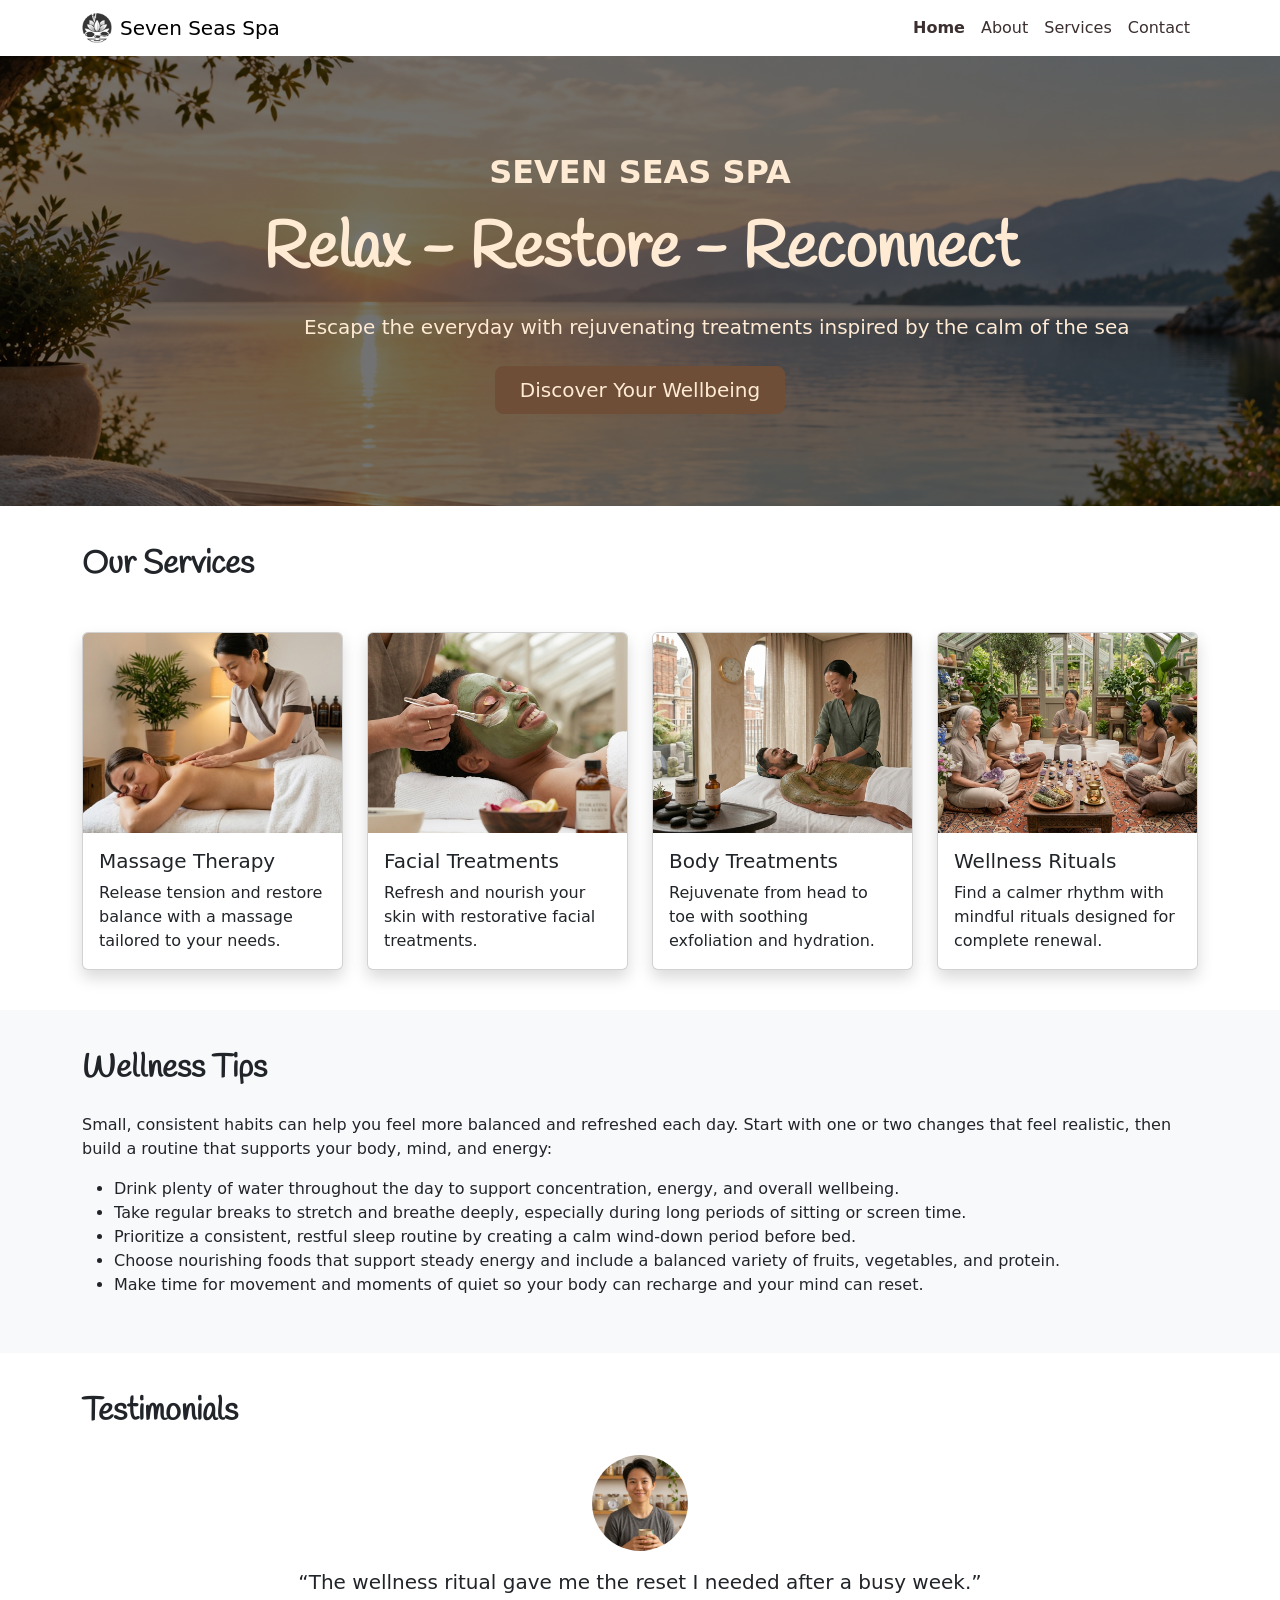
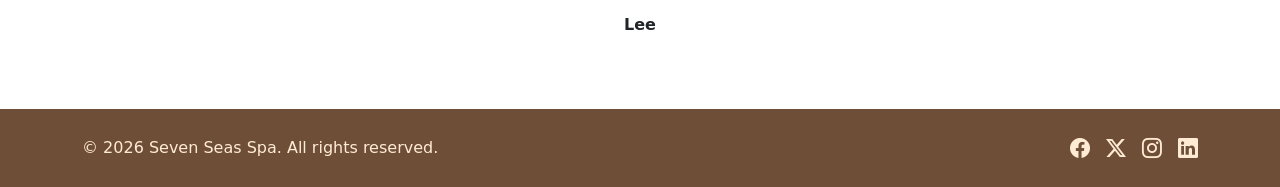
<file: index.html>
<!doctype html>
<html lang="en">

<head>
    <meta charset="UTF-8">
    <meta name="viewport" content="width=device-width, initial-scale=1.0">
    <link rel="preconnect" href="https://fonts.googleapis.com">
    <link rel="preconnect" href="https://fonts.gstatic.com" crossorigin>
    <link href="https://fonts.googleapis.com/css2?family=Handlee&display=swap" rel="stylesheet">
    <link href="https://cdn.jsdelivr.net/npm/bootstrap@5.3.8/dist/css/bootstrap.min.css" rel="stylesheet"
        integrity="sha384-sRIl4kxILFvY47J16cr9ZwB07vP4J8+LH7qKQnuqkuIAvNWLzeN8tE5YBujZqJLB" crossorigin="anonymous">
    <link rel="stylesheet" href="https://cdn.jsdelivr.net/npm/bootstrap-icons@1.13.1/font/bootstrap-icons.min.css">
    <link rel="stylesheet" href="assets/css/styles.css">
    <title>Seven Seas Spa</title>
</head>

<body>
    <nav class="navbar navbar-expand-lg sticky-top bg-white" aria-label="Main navigation">
        <div class="container">
            <a class="navbar-brand d-flex align-items-center gap-2" href="index.html">
                <img src="assets/images/logo.png" alt="Seven Seas Spa logo" width="30" height="30">
                <span>Seven Seas Spa</span>
            </a>
            <button class="navbar-toggler" type="button" data-bs-toggle="collapse" data-bs-target="#mainNavigation"
                aria-controls="mainNavigation" aria-expanded="false" aria-label="Toggle navigation">
                <span class="navbar-toggler-icon"></span>
            </button>
            <div class="collapse navbar-collapse" id="mainNavigation">
                <ul class="navbar-nav ms-auto mb-2 mb-lg-0">
                    <li class="nav-item">
                        <a class="nav-link active fw-bold" aria-current="page" href="index.html">Home</a>
                    </li>
                    <li class="nav-item">
                        <a class="nav-link" href="about.html">About</a>
                    </li>
                    <li class="nav-item">
                        <a class="nav-link" href="services.html">Services</a>
                    </li>
                    <li class="nav-item">
                        <a class="nav-link" href="contact.html">Contact</a>
                    </li>
                </ul>
            </div>
        </div>
    </nav>

    <main>
        <section class="hero-section d-flex align-items-center justify-content-center text-center px-3"
            aria-labelledby="hero-title">
            <div class="container">
                <p class="text-uppercase fw-semibold fs-2 mb-3">Seven Seas Spa</p>
                <h1 id="hero-title" class="display-3 fw-bold mb-4">Relax - Restore - Reconnect</h1>
                <p class="lead mx-auto mb-4" style="max-width: 42rem;">
                    Escape the everyday with rejuvenating treatments inspired by the calm of the sea
                </p>
                <a class="btn btn-light btn-lg px-4" href="contact.html">Discover Your Wellbeing</a>
            </div>
        </section>

        <section class="py-3" aria-labelledby="services-title">
            <div class="container py-4">
                <h2 id="services-title" class="mb-5">Our Services</h2>
                <div class="row g-4">
                    <div class="col-12 col-md-6 col-lg-3">
                        <article class="card service-card shadow h-100">
                            <img src="assets/images/massage.jpg" class="card-img-top" alt="Massage therapy treatment">
                            <div class="card-body">
                                <h3 class="card-title h5">Massage Therapy</h3>
                                <p class="card-text">Release tension and restore balance with a massage tailored to your
                                    needs.</p>
                            </div>
                        </article>
                    </div>
                    <div class="col-12 col-md-6 col-lg-3">
                        <article class="card service-card shadow h-100">
                            <img src="assets/images/facial.jpg" class="card-img-top" alt="Facial treatment">
                            <div class="card-body">
                                <h3 class="card-title h5">Facial Treatments</h3>
                                <p class="card-text">Refresh and nourish your skin with restorative facial treatments.
                                </p>
                            </div>
                        </article>
                    </div>
                    <div class="col-12 col-md-6 col-lg-3">
                        <article class="card service-card shadow h-100">
                            <img src="assets/images/body.jpg" class="card-img-top" alt="Body treatment">
                            <div class="card-body">
                                <h3 class="card-title h5">Body Treatments</h3>
                                <p class="card-text">Rejuvenate from head to toe with soothing exfoliation and
                                    hydration.</p>
                            </div>
                        </article>
                    </div>
                    <div class="col-12 col-md-6 col-lg-3">
                        <article class="card service-card shadow h-100">
                            <img src="assets/images/wellness.jpg" class="card-img-top" alt="Peaceful wellness ritual">
                            <div class="card-body">
                                <h3 class="card-title h5">Wellness Rituals</h3>
                                <p class="card-text">Find a calmer rhythm with mindful rituals designed for complete
                                    renewal.</p>
                            </div>
                        </article>
                    </div>
                </div>
            </div>
        </section>

        <section class="py-3 bg-light" aria-labelledby="wellness-tips-title">
            <div class="container py-4">
                <h2 id="wellness-tips-title" class="mb-4">Wellness Tips</h2>
                <p class="mb-3">
                    Small, consistent habits can help you feel more balanced and refreshed each day. Start with one or
                    two changes that feel realistic, then build a routine that supports your body, mind, and energy:
                </p>
                <ul>
                    <li>Drink plenty of water throughout the day to support concentration, energy, and overall wellbeing.</li>
                    <li>Take regular breaks to stretch and breathe deeply, especially during long periods of sitting or screen time.</li>
                    <li>Prioritize a consistent, restful sleep routine by creating a calm wind-down period before bed.</li>
                    <li>Choose nourishing foods that support steady energy and include a balanced variety of fruits, vegetables, and protein.</li>
                    <li>Make time for movement and moments of quiet so your body can recharge and your mind can reset.</li>
                </ul>
            </div>
        </section>

        <section class="py-3" aria-labelledby="testimonials-title">
            <div class="container py-4">
                <h2 id="testimonials-title" class="mb-4">Testimonials</h2>
                <div id="testimonialsCarousel" class="carousel slide" data-bs-ride="carousel">
                    <div class="carousel-indicators">
                        <button type="button" data-bs-target="#testimonialsCarousel" data-bs-slide-to="0" class="active"
                            aria-current="true" aria-label="Testimonial 1"></button>
                        <button type="button" data-bs-target="#testimonialsCarousel" data-bs-slide-to="1"
                            aria-label="Testimonial 2"></button>
                        <button type="button" data-bs-target="#testimonialsCarousel" data-bs-slide-to="2"
                            aria-label="Testimonial 3"></button>
                    </div>
                    <div class="carousel-inner">
                        <div class="carousel-item active">
                            <img src="assets/images/lee.jpg" class="testimonial-image d-block mx-auto rounded-circle"
                                alt="Lee, spa guest">
                            <div class="text-center mt-3">
                                <blockquote class="blockquote">
                                    <p>“The wellness ritual gave me the reset I needed after a busy week.”</p>
                                </blockquote>
                                <p class="fw-semibold mb-0">Lee</p>
                            </div>
                        </div>
                        <div class="carousel-item">
                            <img src="assets/images/maria.jpg" class="testimonial-image d-block mx-auto rounded-circle"
                                alt="Maria, spa guest">
                            <div class="text-center mt-3">
                                <blockquote class="blockquote">
                                    <p>“My facial treatment left my skin glowing and my whole day feeling brighter.”</p>
                                </blockquote>
                                <p class="fw-semibold mb-0">Maria</p>
                            </div>
                        </div>
                        <div class="carousel-item">
                            <img src="assets/images/rahul.jpg" class="testimonial-image d-block mx-auto rounded-circle"
                                alt="Rahul, spa guest">
                            <div class="text-center mt-3">
                                <blockquote class="blockquote">
                                    <p>“The body treatment and massage left me feeling completely refreshed and deeply relaxed.”</p>
                                </blockquote>
                                <p class="fw-semibold mb-0">Rahul</p>
                            </div>
                        </div>
                    </div>
                    <button class="carousel-control-prev" type="button" data-bs-target="#testimonialsCarousel"
                        data-bs-slide="prev">
                        <span class="carousel-control-prev-icon" aria-hidden="true"></span>
                        <span class="visually-hidden">Previous testimonial</span>
                    </button>
                    <button class="carousel-control-next" type="button" data-bs-target="#testimonialsCarousel"
                        data-bs-slide="next">
                        <span class="carousel-control-next-icon" aria-hidden="true"></span>
                        <span class="visually-hidden">Next testimonial</span>
                    </button>
                </div>
            </div>
        </section>
    </main>

    <footer class="site-footer py-4">
        <div class="container d-flex flex-column flex-sm-row align-items-sm-center justify-content-between gap-3">
            <p class="mb-0">&copy; 2026 Seven Seas Spa. All rights reserved.</p>
            <div class="d-flex gap-3">
                <a class="text-reset fs-5" href="https://www.facebook.com" target="_blank" rel="noopener noreferrer"
                    aria-label="Facebook">
                    <i class="bi bi-facebook" aria-hidden="true"></i>
                </a>
                <a class="text-reset fs-5" href="https://x.com" target="_blank" rel="noopener noreferrer" aria-label="X">
                    <i class="bi bi-twitter-x" aria-hidden="true"></i>
                </a>
                <a class="text-reset fs-5" href="https://www.instagram.com" target="_blank" rel="noopener noreferrer"
                    aria-label="Instagram">
                    <i class="bi bi-instagram" aria-hidden="true"></i>
                </a>
                <a class="text-reset fs-5" href="https://www.linkedin.com" target="_blank" rel="noopener noreferrer"
                    aria-label="LinkedIn">
                    <i class="bi bi-linkedin" aria-hidden="true"></i>
                </a>
            </div>
        </div>
    </footer>

    <script src="https://cdn.jsdelivr.net/npm/bootstrap@5.3.8/dist/js/bootstrap.bundle.min.js"
        integrity="sha384-FKyoEForCGlyvwx9Hj09JcYn3nv7wiPVlz7YYwJrWVcXK/BmnVDxM+D2scQbITxI"
        crossorigin="anonymous"></script>
</body>

</html>
</file>
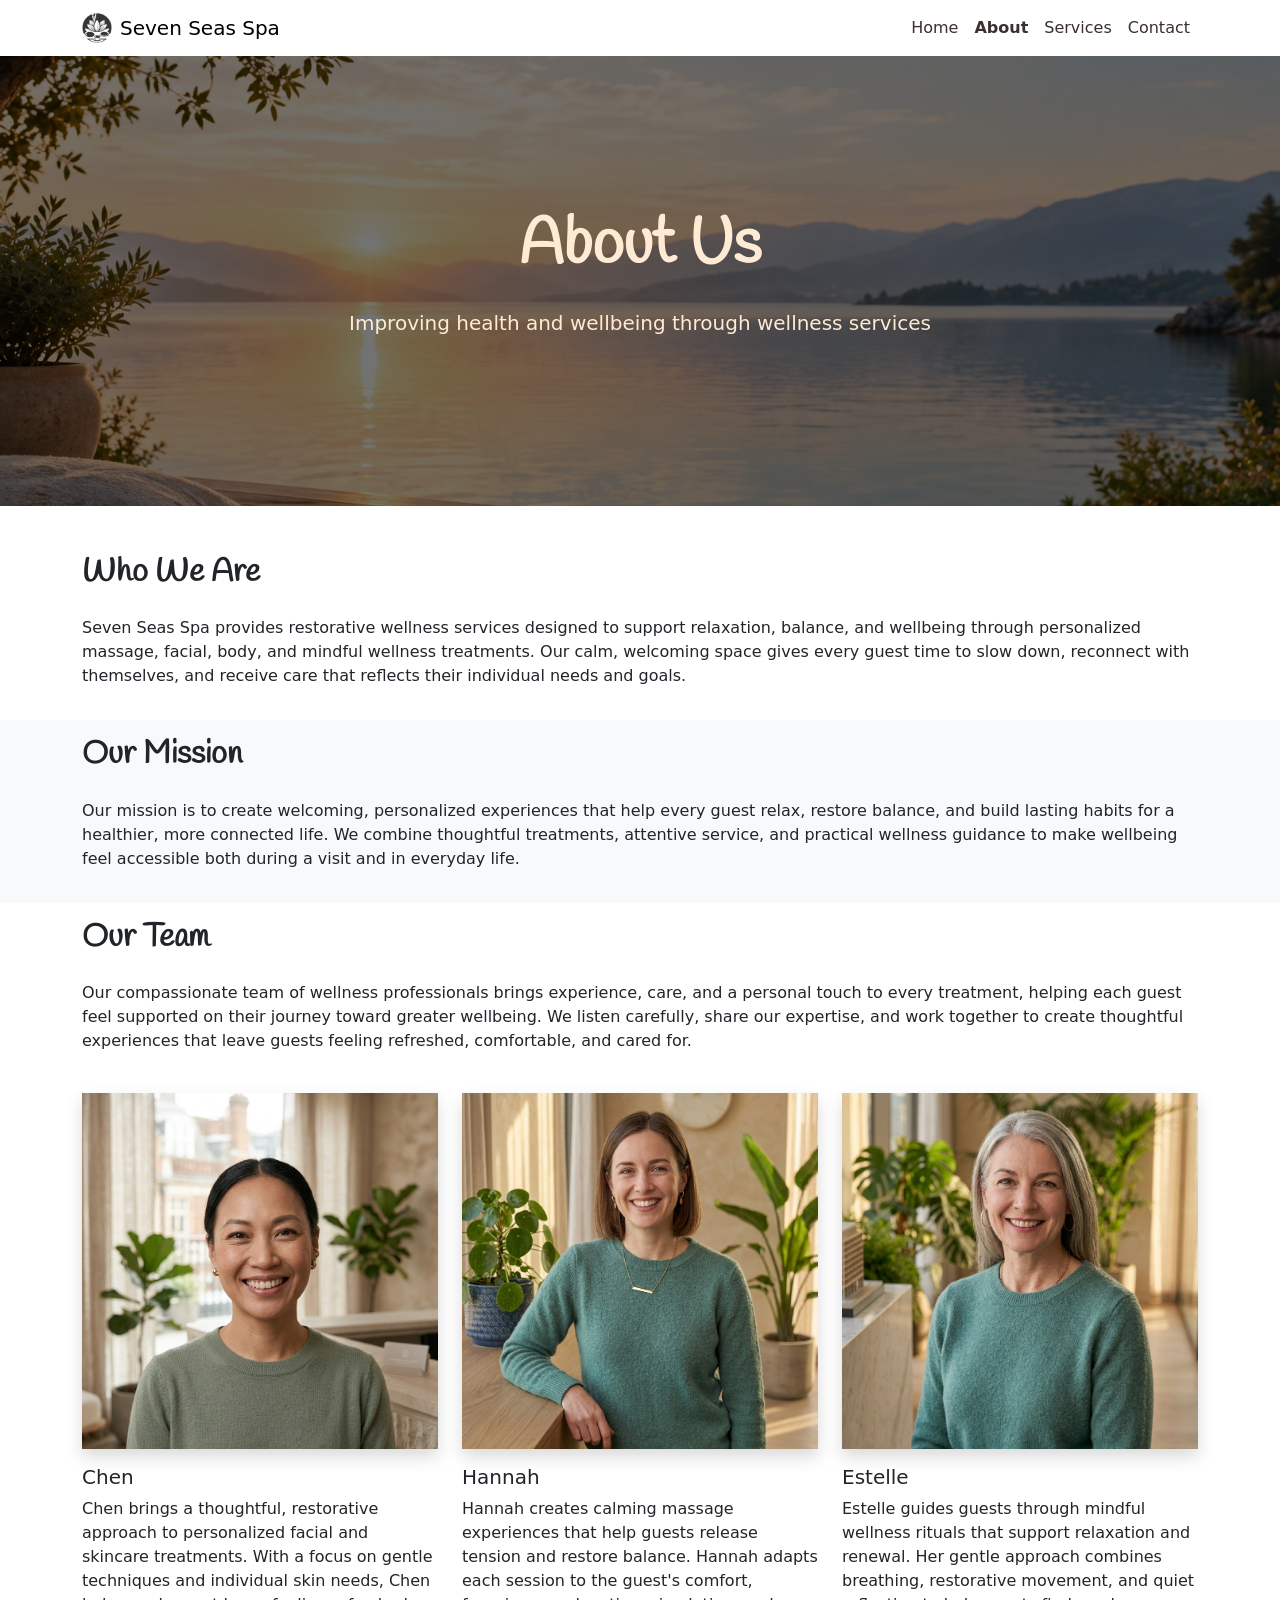
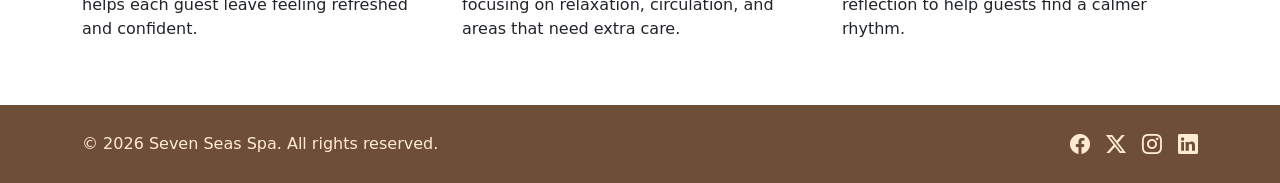
<file: about.html>
<!doctype html>
<html lang="en">

<head>
    <meta charset="UTF-8">
    <meta name="viewport" content="width=device-width, initial-scale=1.0">
    <link rel="preconnect" href="https://fonts.googleapis.com">
    <link rel="preconnect" href="https://fonts.gstatic.com" crossorigin>
    <link href="https://fonts.googleapis.com/css2?family=Handlee&display=swap" rel="stylesheet">
    <link href="https://cdn.jsdelivr.net/npm/bootstrap@5.3.8/dist/css/bootstrap.min.css" rel="stylesheet"
        integrity="sha384-sRIl4kxILFvY47J16cr9ZwB07vP4J8+LH7qKQnuqkuIAvNWLzeN8tE5YBujZqJLB" crossorigin="anonymous">
    <link rel="stylesheet" href="https://cdn.jsdelivr.net/npm/bootstrap-icons@1.13.1/font/bootstrap-icons.min.css">
    <link rel="stylesheet" href="assets/css/styles.css">
    <title>About | Seven Seas Spa</title>
</head>

<body>
    <nav class="navbar navbar-expand-lg sticky-top bg-white" aria-label="Main navigation">
        <div class="container">
            <a class="navbar-brand d-flex align-items-center gap-2" href="index.html">
                <img src="assets/images/logo.png" alt="Seven Seas Spa logo" width="30" height="30">
                <span>Seven Seas Spa</span>
            </a>
            <button class="navbar-toggler" type="button" data-bs-toggle="collapse" data-bs-target="#mainNavigation"
                aria-controls="mainNavigation" aria-expanded="false" aria-label="Toggle navigation">
                <span class="navbar-toggler-icon"></span>
            </button>
            <div class="collapse navbar-collapse" id="mainNavigation">
                <ul class="navbar-nav ms-auto mb-2 mb-lg-0">
                    <li class="nav-item">
                        <a class="nav-link" href="index.html">Home</a>
                    </li>
                    <li class="nav-item">
                        <a class="nav-link active fw-bold" aria-current="page" href="about.html">About</a>
                    </li>
                    <li class="nav-item">
                        <a class="nav-link" href="services.html">Services</a>
                    </li>
                    <li class="nav-item">
                        <a class="nav-link" href="contact.html">Contact</a>
                    </li>
                </ul>
            </div>
        </div>
    </nav>

    <main>
        <section class="hero-section d-flex align-items-center justify-content-center text-center px-3"
            aria-labelledby="about-title">
            <div class="container">
                <h1 id="about-title" class="display-3 fw-bold mb-4">About Us</h1>
                <p class="lead">Improving health and wellbeing through wellness services</p>
            </div>
        </section>
        <section class="pt-5 pb-3" aria-labelledby="who-we-are-title">
            <div class="container">
                <h2 id="who-we-are-title" class="mb-4">Who We Are</h2>
                <p>
                    Seven Seas Spa provides restorative wellness services designed to support relaxation, balance, and
                    wellbeing through personalized massage, facial, body, and mindful wellness treatments. Our calm,
                    welcoming space gives every guest time to slow down, reconnect with themselves, and receive care
                    that reflects their individual needs and goals.
                </p>
            </div>
        </section>
        <section class="py-3 bg-light" aria-labelledby="our-mission-title">
            <div class="container">
                <h2 id="our-mission-title" class="mb-4">Our Mission</h2>
                <p>
                    Our mission is to create welcoming, personalized experiences that help every guest relax, restore
                    balance, and build lasting habits for a healthier, more connected life. We combine thoughtful
                    treatments, attentive service, and practical wellness guidance to make wellbeing feel accessible
                    both during a visit and in everyday life.
                </p>
            </div>
        </section>
        <section class="py-3" aria-labelledby="our-team-title">
            <div class="container">
                <h2 id="our-team-title" class="mb-4">Our Team</h2>
                <p>
                    Our compassionate team of wellness professionals brings experience, care, and a personal touch to
                    every treatment, helping each guest feel supported on their journey toward greater wellbeing. We
                    listen carefully, share our expertise, and work together to create thoughtful experiences that
                    leave guests feeling refreshed, comfortable, and cared for.
                </p>
                <div class="row g-4 mt-3">
                    <div class="col-12 col-md-4">
                        <img src="assets/images/chen.jpg" class="team-image img-fluid shadow mb-3" width="220" height="220"
                            alt="Chen, wellness professional">
                        <h3 class="h5">Chen</h3>
                        <p>Chen brings a thoughtful, restorative approach to personalized facial and skincare treatments. 
                            With a focus on gentle techniques and individual skin needs, Chen helps each guest leave feeling 
                            refreshed and confident.</p>
                    </div>
                    <div class="col-12 col-md-4">
                        <img src="assets/images/hannah.jpg" class="team-image img-fluid shadow mb-3" width="220" height="220"
                            alt="Hannah, wellness professional">
                        <h3 class="h5">Hannah</h3>
                        <p>Hannah creates calming massage experiences that help guests release tension and restore balance. 
                            Hannah adapts each session to the guest's comfort, focusing on relaxation, circulation, and 
                            areas that need extra care.</p>
                    </div>
                    <div class="col-12 col-md-4">
                        <img src="assets/images/estelle.jpg" class="team-image img-fluid shadow mb-3" width="220" height="220"
                            alt="Estelle, wellness professional">
                        <h3 class="h5">Estelle</h3>
                        <p>Estelle guides guests through mindful wellness rituals that support relaxation and renewal. 
                            Her gentle approach combines breathing, restorative movement, and quiet reflection to help 
                            guests find a calmer rhythm.</p>
                    </div>
                </div>
            </div>
        </section>
    </main>

    <footer class="site-footer py-4">
        <div class="container d-flex flex-column flex-sm-row align-items-sm-center justify-content-between gap-3">
            <p class="mb-0">&copy; 2026 Seven Seas Spa. All rights reserved.</p>
            <div class="d-flex gap-3">
                <a class="text-reset fs-5" href="https://www.facebook.com" target="_blank" rel="noopener noreferrer"
                    aria-label="Facebook">
                    <i class="bi bi-facebook" aria-hidden="true"></i>
                </a>
                <a class="text-reset fs-5" href="https://x.com" target="_blank" rel="noopener noreferrer"
                    aria-label="X">
                    <i class="bi bi-twitter-x" aria-hidden="true"></i>
                </a>
                <a class="text-reset fs-5" href="https://www.instagram.com" target="_blank" rel="noopener noreferrer"
                    aria-label="Instagram">
                    <i class="bi bi-instagram" aria-hidden="true"></i>
                </a>
                <a class="text-reset fs-5" href="https://www.linkedin.com" target="_blank" rel="noopener noreferrer"
                    aria-label="LinkedIn">
                    <i class="bi bi-linkedin" aria-hidden="true"></i>
                </a>
            </div>
        </div>
    </footer>

    <script src="https://cdn.jsdelivr.net/npm/bootstrap@5.3.8/dist/js/bootstrap.bundle.min.js"
        integrity="sha384-FKyoEForCGlyvwx9Hj09JcYn3nv7wiPVlz7YYwJrWVcXK/BmnVDxM+D2scQbITxI"
        crossorigin="anonymous"></script>
</body>

</html>
</file>
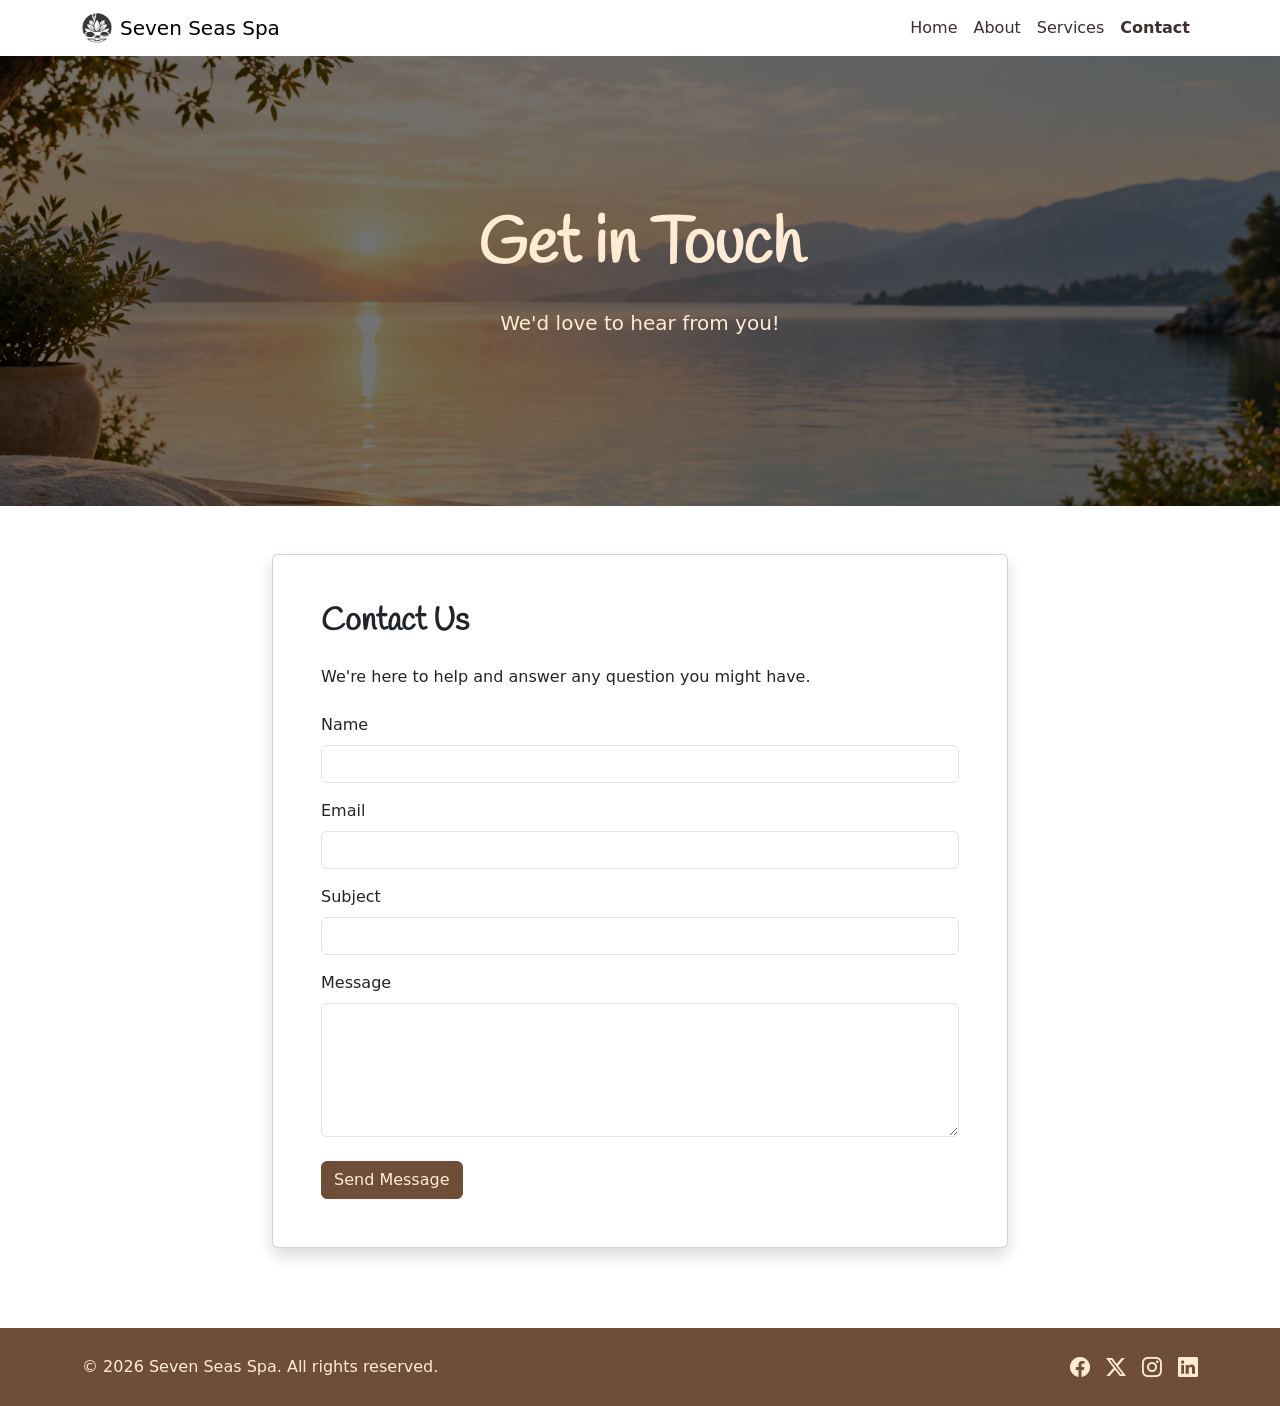
<file: contact.html>
<!doctype html>
<html lang="en">

<head>
    <meta charset="UTF-8">
    <meta name="viewport" content="width=device-width, initial-scale=1.0">
    <link rel="preconnect" href="https://fonts.googleapis.com">
    <link rel="preconnect" href="https://fonts.gstatic.com" crossorigin>
    <link href="https://fonts.googleapis.com/css2?family=Handlee&display=swap" rel="stylesheet">
    <link href="https://cdn.jsdelivr.net/npm/bootstrap@5.3.8/dist/css/bootstrap.min.css" rel="stylesheet"
        integrity="sha384-sRIl4kxILFvY47J16cr9ZwB07vP4J8+LH7qKQnuqkuIAvNWLzeN8tE5YBujZqJLB" crossorigin="anonymous">
    <link rel="stylesheet" href="https://cdn.jsdelivr.net/npm/bootstrap-icons@1.13.1/font/bootstrap-icons.min.css">
    <link rel="stylesheet" href="assets/css/styles.css">
    <title>Contact | Seven Seas Spa</title>
</head>

<body>
    <nav class="navbar navbar-expand-lg sticky-top bg-white" aria-label="Main navigation">
        <div class="container">
            <a class="navbar-brand d-flex align-items-center gap-2" href="index.html">
                <img src="assets/images/logo.png" alt="Seven Seas Spa logo" width="30" height="30">
                <span>Seven Seas Spa</span>
            </a>
            <button class="navbar-toggler" type="button" data-bs-toggle="collapse" data-bs-target="#mainNavigation"
                aria-controls="mainNavigation" aria-expanded="false" aria-label="Toggle navigation">
                <span class="navbar-toggler-icon"></span>
            </button>
            <div class="collapse navbar-collapse" id="mainNavigation">
                <ul class="navbar-nav ms-auto mb-2 mb-lg-0">
                    <li class="nav-item">
                        <a class="nav-link" href="index.html">Home</a>
                    </li>
                    <li class="nav-item">
                        <a class="nav-link" href="about.html">About</a>
                    </li>
                    <li class="nav-item">
                        <a class="nav-link" href="services.html">Services</a>
                    </li>
                    <li class="nav-item">
                        <a class="nav-link active fw-bold" aria-current="page" href="contact.html">Contact</a>
                    </li>
                </ul>
            </div>
        </div>
    </nav>

    <main>
        <section class="hero-section d-flex align-items-center justify-content-center text-center px-3"
            aria-labelledby="contact-title">
            <div class="container">
                <h1 id="contact-title" class="display-3 fw-bold mb-4">Get in Touch</h1>
                <p class="lead">We'd love to hear from you!</p>
            </div>
        </section>
        <section class="py-5" aria-labelledby="contact-form-title">
            <div class="container">
                <div class="row justify-content-center">
                    <div class="col-12 col-lg-8">
                        <div class="card shadow">
                            <div class="card-body p-4 p-md-5">
                                <h2 id="contact-form-title" class="mb-4">Contact Us</h2>
                                <p class="mb-4">We're here to help and answer any question you might have.</p>
                                <form class="contact-form" action="thankyou.html">
                                    <div class="mb-3">
                                        <label for="name" class="form-label">Name</label>
                                        <input type="text" class="form-control" id="name" name="name" required>
                                    </div>
                                    <div class="mb-3">
                                        <label for="email" class="form-label">Email</label>
                                        <input type="email" class="form-control" id="email" name="email" required>
                                    </div>
                                    <div class="mb-3">
                                        <label for="subject" class="form-label">Subject</label>
                                        <input type="text" class="form-control" id="subject" name="subject" required>
                                    </div>
                                    <div class="mb-4">
                                        <label for="message" class="form-label">Message</label>
                                        <textarea class="form-control" id="message" name="message" rows="5"
                                            required></textarea>
                                    </div>
                                    <button type="submit" class="btn btn-primary">Send Message</button>
                                </form>
                            </div>
                        </div>
                    </div>
                </div>
            </div>
        </section>
    </main>

    <footer class="site-footer py-4">
        <div class="container d-flex flex-column flex-sm-row align-items-sm-center justify-content-between gap-3">
            <p class="mb-0">&copy; 2026 Seven Seas Spa. All rights reserved.</p>
            <div class="d-flex gap-3">
                <a class="text-reset fs-5" href="https://www.facebook.com" target="_blank" rel="noopener noreferrer"
                    aria-label="Facebook">
                    <i class="bi bi-facebook" aria-hidden="true"></i>
                </a>
                <a class="text-reset fs-5" href="https://x.com" target="_blank" rel="noopener noreferrer"
                    aria-label="X">
                    <i class="bi bi-twitter-x" aria-hidden="true"></i>
                </a>
                <a class="text-reset fs-5" href="https://www.instagram.com" target="_blank" rel="noopener noreferrer"
                    aria-label="Instagram">
                    <i class="bi bi-instagram" aria-hidden="true"></i>
                </a>
                <a class="text-reset fs-5" href="https://www.linkedin.com" target="_blank" rel="noopener noreferrer"
                    aria-label="LinkedIn">
                    <i class="bi bi-linkedin" aria-hidden="true"></i>
                </a>
            </div>
        </div>
    </footer>

    <script src="https://cdn.jsdelivr.net/npm/bootstrap@5.3.8/dist/js/bootstrap.bundle.min.js"
        integrity="sha384-FKyoEForCGlyvwx9Hj09JcYn3nv7wiPVlz7YYwJrWVcXK/BmnVDxM+D2scQbITxI"
        crossorigin="anonymous"></script>
</body>

</html>
</file>
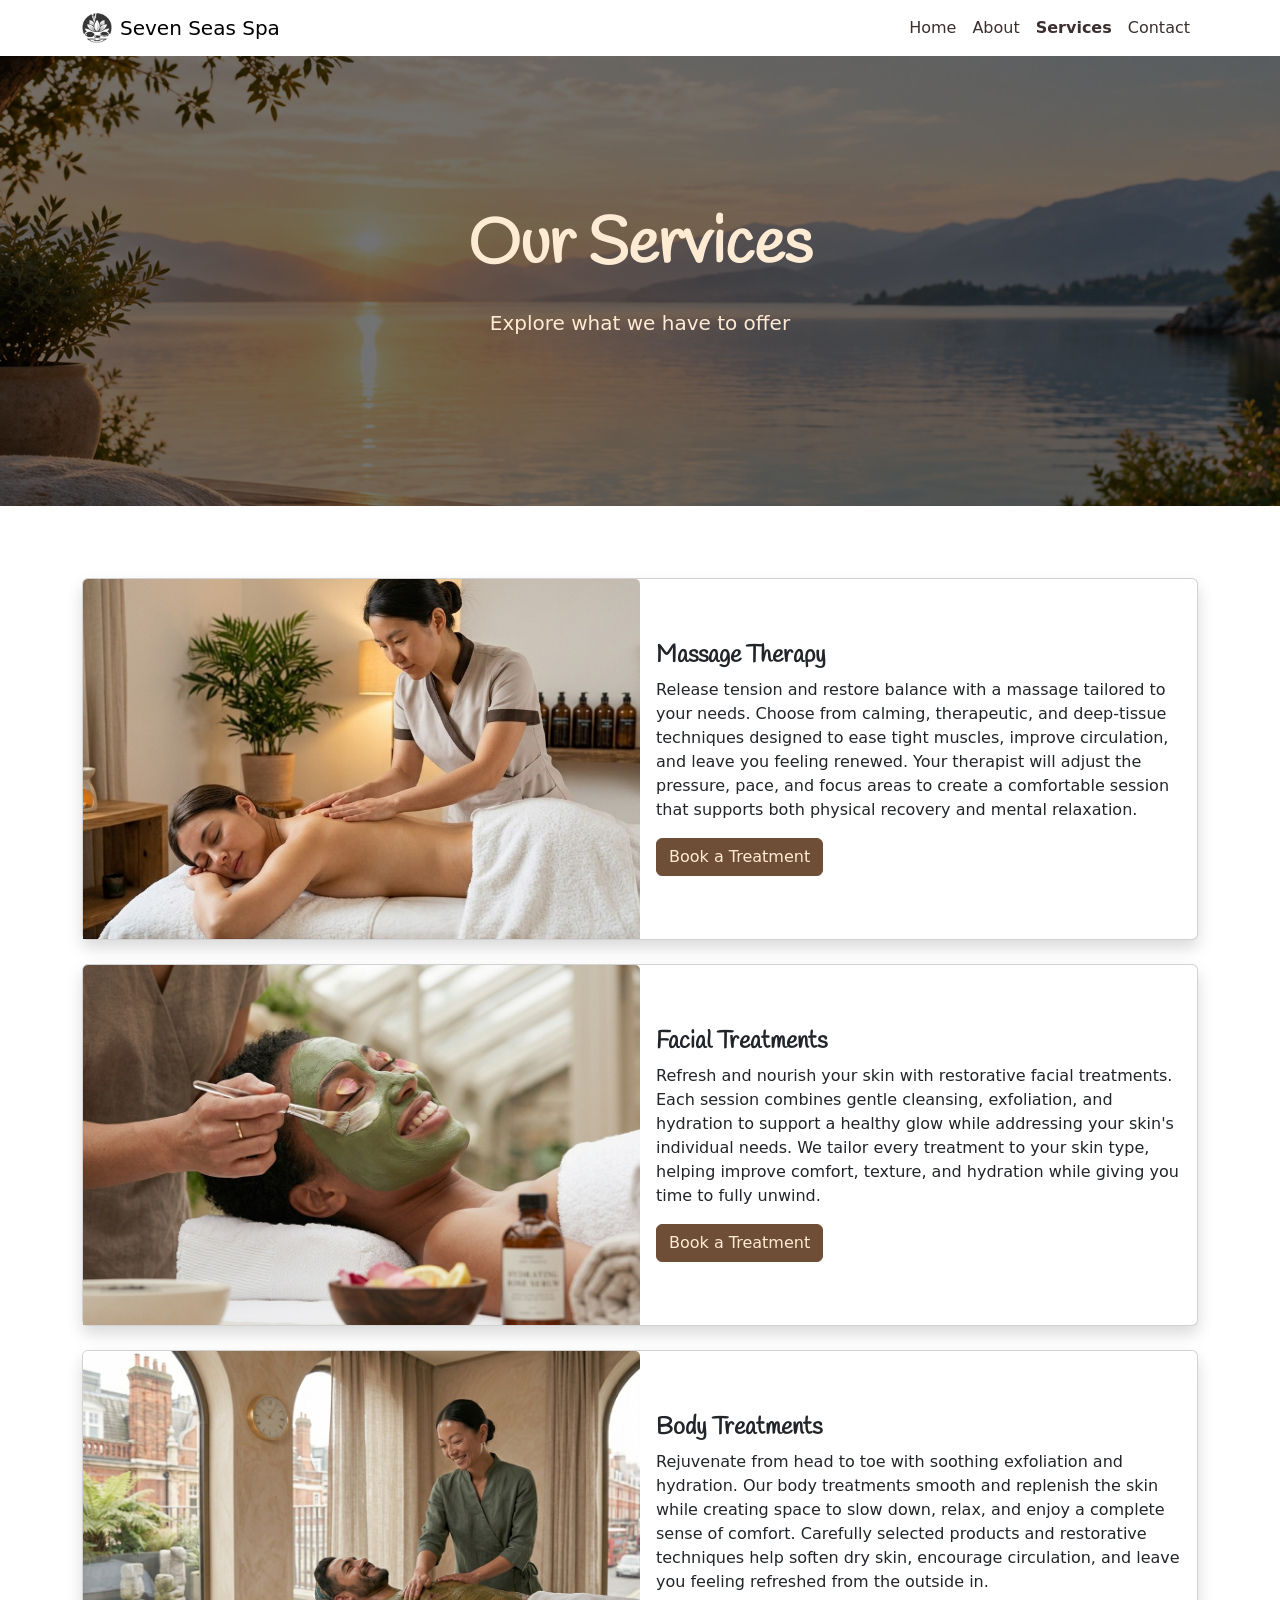
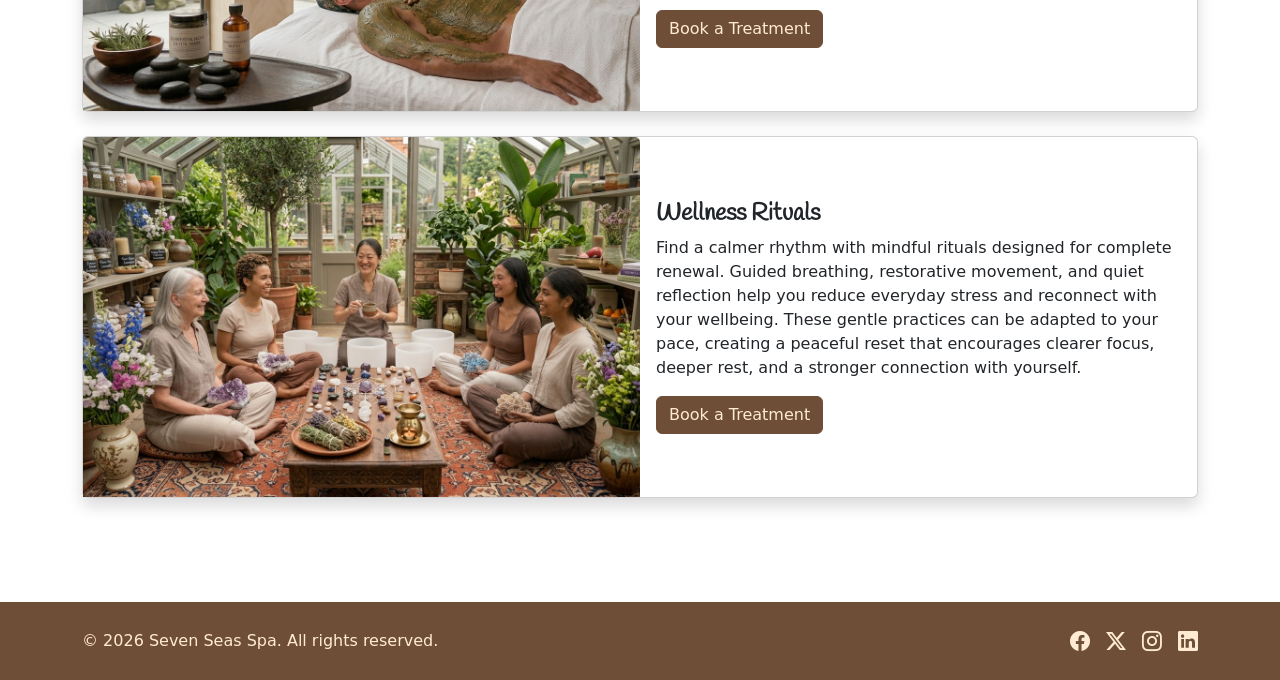
<file: services.html>
<!doctype html>
<html lang="en">

<head>
	<meta charset="UTF-8">
	<meta name="viewport" content="width=device-width, initial-scale=1.0">
	<link rel="preconnect" href="https://fonts.googleapis.com">
	<link rel="preconnect" href="https://fonts.gstatic.com" crossorigin>
	<link href="https://fonts.googleapis.com/css2?family=Handlee&display=swap" rel="stylesheet">
	<link href="https://cdn.jsdelivr.net/npm/bootstrap@5.3.8/dist/css/bootstrap.min.css" rel="stylesheet"
		integrity="sha384-sRIl4kxILFvY47J16cr9ZwB07vP4J8+LH7qKQnuqkuIAvNWLzeN8tE5YBujZqJLB" crossorigin="anonymous">
	<link rel="stylesheet" href="https://cdn.jsdelivr.net/npm/bootstrap-icons@1.13.1/font/bootstrap-icons.min.css">
	<link rel="stylesheet" href="assets/css/styles.css">
	<title>Services | Seven Seas Spa</title>
</head>

<body>
	<nav class="navbar navbar-expand-lg sticky-top bg-white" aria-label="Main navigation">
		<div class="container">
			<a class="navbar-brand d-flex align-items-center gap-2" href="index.html">
				<img src="assets/images/logo.png" alt="Seven Seas Spa logo" width="30" height="30">
				<span>Seven Seas Spa</span>
			</a>
			<button class="navbar-toggler" type="button" data-bs-toggle="collapse" data-bs-target="#mainNavigation"
				aria-controls="mainNavigation" aria-expanded="false" aria-label="Toggle navigation">
				<span class="navbar-toggler-icon"></span>
			</button>
			<div class="collapse navbar-collapse" id="mainNavigation">
				<ul class="navbar-nav ms-auto mb-2 mb-lg-0">
					<li class="nav-item">
						<a class="nav-link" href="index.html">Home</a>
					</li>
					<li class="nav-item">
						<a class="nav-link" href="about.html">About</a>
					</li>
					<li class="nav-item">
						<a class="nav-link active fw-bold" aria-current="page" href="services.html">Services</a>
					</li>
					<li class="nav-item">
						<a class="nav-link" href="contact.html">Contact</a>
					</li>
				</ul>
			</div>
		</div>
	</nav>

	<main>
		<section class="hero-section d-flex align-items-center justify-content-center text-center px-3"
			aria-labelledby="services-hero-title">
			<div class="container">
				<h1 id="services-hero-title" class="display-3 fw-bold mb-4">Our Services</h1>
				<p class="lead">Explore what we have to offer</p>
			</div>
		</section>

		<section class="services-list py-5" aria-label="Services offered">
			<div class="container py-4">
				<div class="row g-4">
					<div class="col-12">
						<article class="card service-card shadow">
							<div class="row g-0 align-items-center">
								<div class="col-12 col-md-6">
									<img src="assets/images/massage.jpg" class="card-img-top" alt="Massage therapy treatment">
								</div>
								<div class="col-12 col-md-6">
									<div class="card-body">
										<h2 class="card-title h4 fw-bold">Massage Therapy</h2>
										<p class="card-text">Release tension and restore balance with a massage tailored to your 
                                            needs. Choose from calming, therapeutic, and deep-tissue techniques designed to ease 
                                            tight muscles, improve circulation, and leave you feeling renewed. Your therapist will 
                                            adjust the pressure, pace, and focus areas to create a comfortable session that supports 
                                            both physical recovery and mental relaxation.</p>
										<a class="btn btn-primary" href="contact.html">Book a Treatment</a>
									</div>
								</div>
							</div>
						</article>
					</div>
					<div class="col-12">
						<article class="card service-card shadow">
							<div class="row g-0 align-items-center">
								<div class="col-12 col-md-6">
									<img src="assets/images/facial.jpg" class="card-img-top" alt="Facial treatment">
								</div>
								<div class="col-12 col-md-6">
									<div class="card-body">
										<h2 class="card-title h4 fw-bold">Facial Treatments</h2>
										<p class="card-text">Refresh and nourish your skin with restorative facial treatments. 
                                            Each session combines gentle cleansing, exfoliation, and hydration to support a 
                                            healthy glow while addressing your skin's individual needs. We tailor every treatment 
                                            to your skin type, helping improve comfort, texture, and hydration while giving you 
                                            time to fully unwind.</p>
										<a class="btn btn-primary" href="contact.html">Book a Treatment</a>
									</div>
								</div>
							</div>
						</article>
					</div>
					<div class="col-12">
						<article class="card service-card shadow">
							<div class="row g-0 align-items-center">
								<div class="col-12 col-md-6">
									<img src="assets/images/body.jpg" class="card-img-top" alt="Body treatment">
								</div>
								<div class="col-12 col-md-6">
									<div class="card-body">
										<h2 class="card-title h4 fw-bold">Body Treatments</h2>
										<p class="card-text">Rejuvenate from head to toe with soothing exfoliation and hydration. 
                                            Our body treatments smooth and replenish the skin while creating space to slow down, 
                                            relax, and enjoy a complete sense of comfort. Carefully selected products and restorative 
                                            techniques help soften dry skin, encourage circulation, and leave you feeling refreshed 
                                            from the outside in.</p>
										<a class="btn btn-primary" href="contact.html">Book a Treatment</a>
									</div>
								</div>
							</div>
						</article>
					</div>
					<div class="col-12">
						<article class="card service-card shadow">
							<div class="row g-0 align-items-center">
								<div class="col-12 col-md-6">
									<img src="assets/images/wellness.jpg" class="card-img-top" alt="Peaceful wellness ritual">
								</div>
								<div class="col-12 col-md-6">
									<div class="card-body">
										<h2 class="card-title h4 fw-bold">Wellness Rituals</h2>
										<p class="card-text">Find a calmer rhythm with mindful rituals designed for complete renewal. 
                                            Guided breathing, restorative movement, and quiet reflection help you reduce everyday stress 
                                            and reconnect with your wellbeing. These gentle practices can be adapted to your pace, 
                                            creating a peaceful reset that encourages clearer focus, deeper rest, and a stronger 
                                            connection with yourself.</p>
										<a class="btn btn-primary" href="contact.html">Book a Treatment</a>
									</div>
								</div>
							</div>
						</article>
					</div>
				</div>
			</div>
		</section>
	</main>

	<footer class="site-footer py-4">
		<div class="container d-flex flex-column flex-sm-row align-items-sm-center justify-content-between gap-3">
			<p class="mb-0">&copy; 2026 Seven Seas Spa. All rights reserved.</p>
			<div class="d-flex gap-3">
				<a class="text-reset fs-5" href="https://www.facebook.com" target="_blank" rel="noopener noreferrer"
					aria-label="Facebook">
					<i class="bi bi-facebook" aria-hidden="true"></i>
				</a>
				<a class="text-reset fs-5" href="https://x.com" target="_blank" rel="noopener noreferrer" aria-label="X">
					<i class="bi bi-twitter-x" aria-hidden="true"></i>
				</a>
				<a class="text-reset fs-5" href="https://www.instagram.com" target="_blank" rel="noopener noreferrer"
					aria-label="Instagram">
					<i class="bi bi-instagram" aria-hidden="true"></i>
				</a>
				<a class="text-reset fs-5" href="https://www.linkedin.com" target="_blank" rel="noopener noreferrer"
					aria-label="LinkedIn">
					<i class="bi bi-linkedin" aria-hidden="true"></i>
				</a>
			</div>
		</div>
	</footer>

	<script src="https://cdn.jsdelivr.net/npm/bootstrap@5.3.8/dist/js/bootstrap.bundle.min.js"
		integrity="sha384-FKyoEForCGlyvwx9Hj09JcYn3nv7wiPVlz7YYwJrWVcXK/BmnVDxM+D2scQbITxI"
		crossorigin="anonymous"></script>
</body>

</html>
</file>
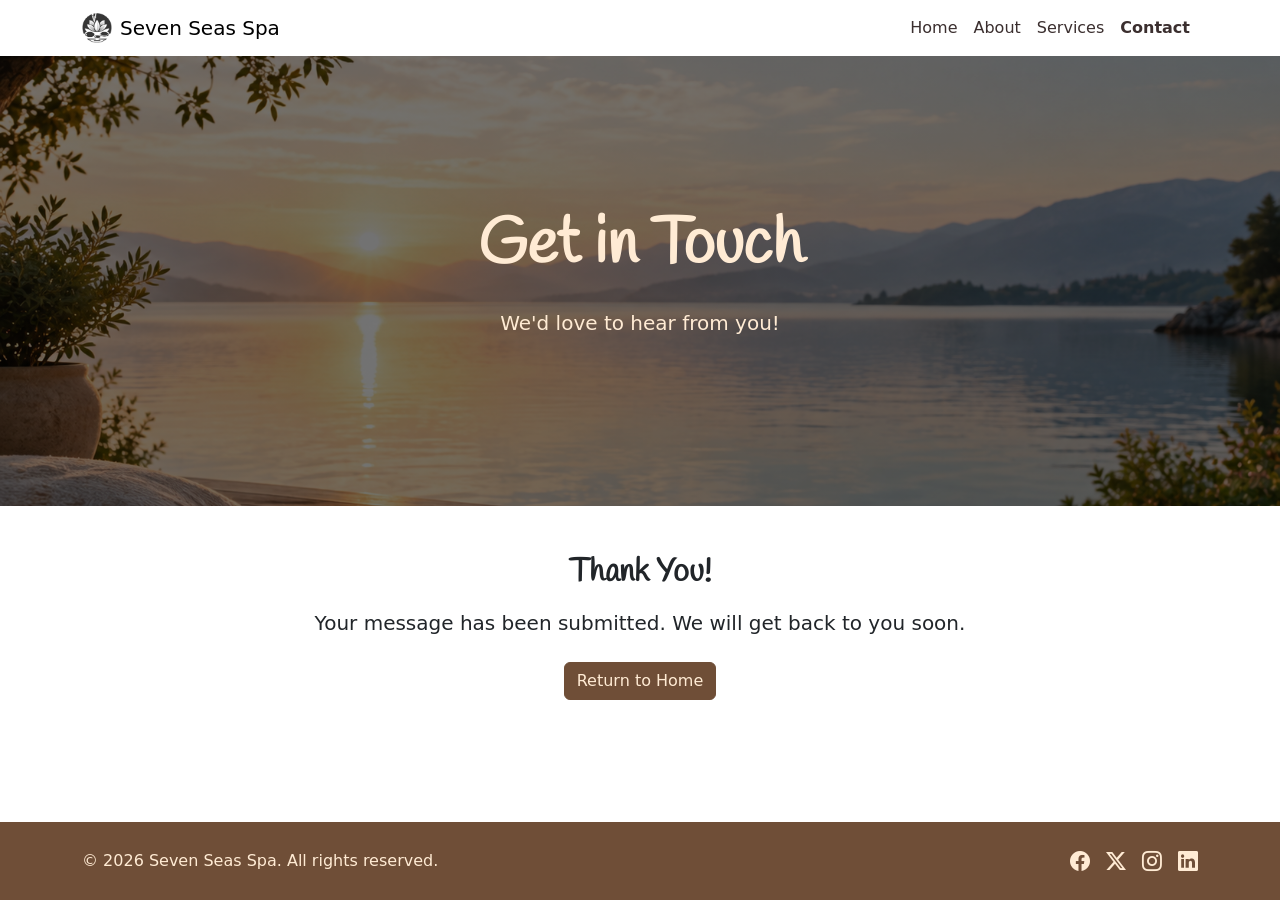
<file: thankyou.html>
<!doctype html>
<html lang="en">

<head>
    <meta charset="UTF-8">
    <meta name="viewport" content="width=device-width, initial-scale=1.0">
    <link rel="preconnect" href="https://fonts.googleapis.com">
    <link rel="preconnect" href="https://fonts.gstatic.com" crossorigin>
    <link href="https://fonts.googleapis.com/css2?family=Handlee&display=swap" rel="stylesheet">
    <link href="https://cdn.jsdelivr.net/npm/bootstrap@5.3.8/dist/css/bootstrap.min.css" rel="stylesheet"
        integrity="sha384-sRIl4kxILFvY47J16cr9ZwB07vP4J8+LH7qKQnuqkuIAvNWLzeN8tE5YBujZqJLB" crossorigin="anonymous">
    <link rel="stylesheet" href="https://cdn.jsdelivr.net/npm/bootstrap-icons@1.13.1/font/bootstrap-icons.min.css">
    <link rel="stylesheet" href="assets/css/styles.css">
    <title>Thank You | Seven Seas Spa</title>
</head>

<body>
    <nav class="navbar navbar-expand-lg sticky-top bg-white" aria-label="Main navigation">
        <div class="container">
            <a class="navbar-brand d-flex align-items-center gap-2" href="index.html">
                <img src="assets/images/logo.png" alt="Seven Seas Spa logo" width="30" height="30">
                <span>Seven Seas Spa</span>
            </a>
            <button class="navbar-toggler" type="button" data-bs-toggle="collapse" data-bs-target="#mainNavigation"
                aria-controls="mainNavigation" aria-expanded="false" aria-label="Toggle navigation">
                <span class="navbar-toggler-icon"></span>
            </button>
            <div class="collapse navbar-collapse" id="mainNavigation">
                <ul class="navbar-nav ms-auto mb-2 mb-lg-0">
                    <li class="nav-item">
                        <a class="nav-link" href="index.html">Home</a>
                    </li>
                    <li class="nav-item">
                        <a class="nav-link" href="about.html">About</a>
                    </li>
                    <li class="nav-item">
                        <a class="nav-link" href="services.html">Services</a>
                    </li>
                    <li class="nav-item">
                        <a class="nav-link active fw-bold" aria-current="page" href="contact.html">Contact</a>
                    </li>
                </ul>
            </div>
        </div>
    </nav>

    <main class="thankyou-page">
        <section class="hero-section d-flex align-items-center justify-content-center text-center px-3"
            aria-labelledby="contact-title">
            <div class="container">
                <h1 id="contact-title" class="display-3 fw-bold mb-4">
                    Get in Touch
                </h1>
                <p class="lead">We'd love to hear from you!</p>
            </div>
        </section>

        <section class="py-5 text-center" aria-labelledby="thank-you-title">
            <div class="container">
                <h2 id="thank-you-title" class="mb-3">Thank You!</h2>
                <p class="lead mb-4">Your message has been submitted. We will get back to you soon.</p>
                <a class="btn btn-primary" href="index.html">Return to Home</a>
            </div>
        </section>
    </main>

    <footer class="site-footer py-4">
        <div class="container d-flex flex-column flex-sm-row align-items-sm-center justify-content-between gap-3">
            <p class="mb-0">&copy; 2026 Seven Seas Spa. All rights reserved.</p>
            <div class="d-flex gap-3">
                <a class="text-reset fs-5" href="https://www.facebook.com" target="_blank" rel="noopener noreferrer"
                    aria-label="Facebook">
                    <i class="bi bi-facebook" aria-hidden="true"></i>
                </a>
                <a class="text-reset fs-5" href="https://x.com" target="_blank" rel="noopener noreferrer"
                    aria-label="X">
                    <i class="bi bi-twitter-x" aria-hidden="true"></i>
                </a>
                <a class="text-reset fs-5" href="https://www.instagram.com" target="_blank" rel="noopener noreferrer"
                    aria-label="Instagram">
                    <i class="bi bi-instagram" aria-hidden="true"></i>
                </a>
                <a class="text-reset fs-5" href="https://www.linkedin.com" target="_blank" rel="noopener noreferrer"
                    aria-label="LinkedIn">
                    <i class="bi bi-linkedin" aria-hidden="true"></i>
                </a>
            </div>
        </div>
    </footer>

    <script src="https://cdn.jsdelivr.net/npm/bootstrap@5.3.8/dist/js/bootstrap.bundle.min.js"
        integrity="sha384-FKyoEForCGlyvwx9Hj09JcYn3nv7wiPVlz7YYwJrWVcXK/BmnVDxM+D2scQbITxI"
        crossorigin="anonymous"></script>
</body>

</html>
</file>
<file: assets/css/styles.css>
body {
            min-height: 100vh;
            display: flex;
            flex-direction: column;
        }

        main {
            flex: 1;
            margin: 0 0 2rem;
        }

        .navbar {
            --bs-navbar-color: #3B2F2F;
            --bs-navbar-hover-color: #3B2F2F;
            --bs-navbar-active-color: #3B2F2F;
        }

        .hero-section {
            min-height: 50vh;
            color: #FFEBD4;
            background-image: linear-gradient(rgba(0, 0, 0, 0.55), rgba(0, 0, 0, 0.55)),
                url(../images/hero.png);
            background-position: center;
            background-repeat: no-repeat;
            background-size: cover;
        }

        .hero-section h1 {
            color: #FFEBD4;
            font-family: "Handlee", cursive;
        }

        main h2 {
            font-family: "Handlee", cursive;
            font-weight: 700;
        }

        .hero-section p {
            color: #FFEBD4 !important;
        }

        .hero-section .btn-light {
            background-color: #6F4E37;
            border-color: #6F4E37;
            color: #FFEBD4;
        }

        .hero-section .btn-light:hover,
        .hero-section .btn-light:focus-visible {
            background-color: #3B2F2F;
            border-color: #3B2F2F;
            color: #FFEBD4;
        }

        @media (min-width: 768px) {
            .hero-section .lead {
                white-space: nowrap;
            }
        }

        .service-card .card-img-top {
            height: 200px;
            object-fit: cover;
        }

        .services-list .service-card .card-img-top {
            height: 360px;
        }

        .service-card .btn-primary,
        .contact-form .btn-primary,
        .thankyou-page .btn-primary {
            background-color: #6F4E37;
            border-color: #6F4E37;
            color: #FFEBD4;
        }

        .service-card .btn-primary:hover,
        .service-card .btn-primary:focus-visible,
        .contact-form .btn-primary:hover,
        .contact-form .btn-primary:focus-visible,
        .thankyou-page .btn-primary:hover,
        .thankyou-page .btn-primary:focus-visible {
            background-color: #3B2F2F;
            border-color: #3B2F2F;
            color: #FFEBD4;
        }

        .site-footer {
            background-color: #6F4E37;
            color: #FFEBD4;
        }

        .testimonial-image {
            width: 96px;
            height: 96px;
            object-fit: cover;
        }

        .team-image {
            width: 100%;
            aspect-ratio: 1 / 1;
            display: block;
            object-fit: cover;
            object-position: center;
        }

        @media (max-width: 991.98px) {
            .hero-section {
                min-height: calc(100vh - 56px);
            }
        }
</file>
